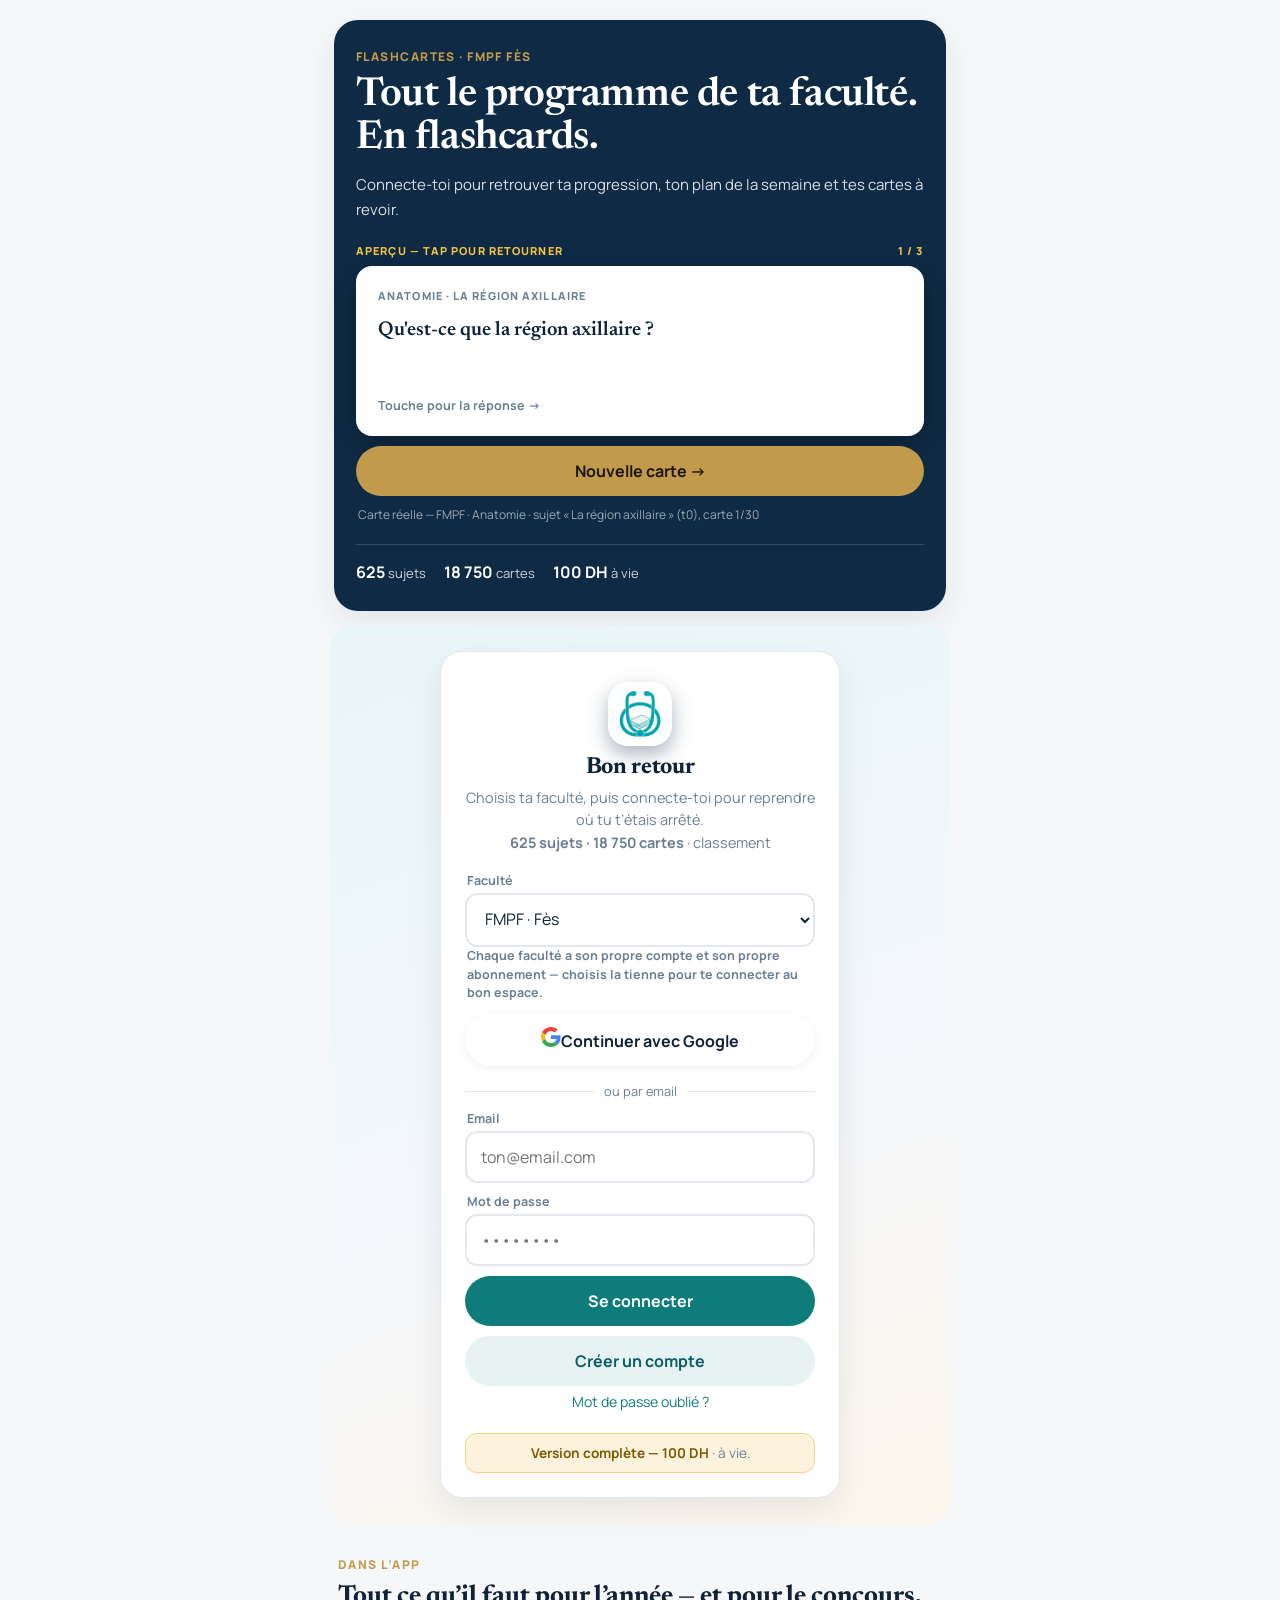
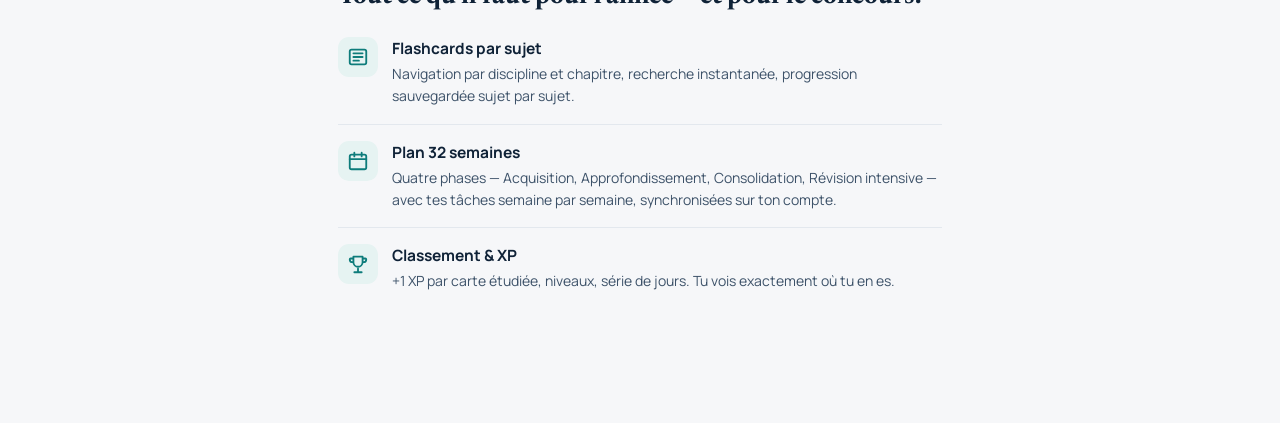
<file: index.html>
<!DOCTYPE html>
<html lang="fr">
<head>
<meta charset="UTF-8">
<meta name="viewport" content="width=device-width, initial-scale=1.0, viewport-fit=cover">
<meta name="theme-color" content="#0e2a44">
<title>Flashcards FMPF — Connexion</title>
<link rel="stylesheet" href="styles.css">
<link rel="manifest" href="manifest.json">
<link rel="icon" href="icon-512.png">
<link rel="apple-touch-icon" href="icon-192.png">
</head>
<body>
<div id="app"></div>
<script>
/* Vigie de demarrage : si l'app ne s'affiche pas (module bloque,
   navigateur trop ancien...), affiche un message d'aide au lieu d'une page blanche. */
(function () {
  var app = document.getElementById('app');
  if (!app) return;
  function card(title, body) {
    if (app.children.length) return;
    app.innerHTML =
      '<div style="min-height:70vh;display:flex;align-items:center;justify-content:center;padding:24px;font-family:-apple-system,Segoe UI,Roboto,Arial,sans-serif;">' +
      '<div style="max-width:420px;background:#fff;border-radius:16px;box-shadow:0 8px 24px rgba(14,124,134,.15);padding:28px 24px;text-align:center;color:#1c2733;">' +
      '<div style="margin-bottom:8px;color:#0e7c7b;display:flex;justify-content:center;"><svg width="36" height="36" viewBox="0 0 24 24" fill="none" stroke="currentColor" stroke-width="2" stroke-linecap="round" stroke-linejoin="round"><path d="M12 3 2.5 20h19L12 3z"/><path d="M12 10v4M12 17.5v.5"/></svg></div>' +
      '<h2 style="margin:0 0 8px;font-size:1.1rem;">' + title + '</h2>' +
      '<p style="margin:0;font-size:.92rem;line-height:1.6;color:#5b6b7c;">' + body + '</p></div></div>';
  }
  var noImportMap = !('supports' in HTMLScriptElement) || !HTMLScriptElement.supports('importmap');
  if (noImportMap) {
    card('Mets \u00e0 jour ton navigateur',
      'Cette app a besoin d\u2019un navigateur r\u00e9cent. Sur iPhone : R\u00e9glages \u2192 G\u00e9n\u00e9ral \u2192 Mise \u00e0 jour logicielle, ou ouvre ce lien dans Chrome.');
    return;
  }
  setTimeout(function () {
    card('La page n\u2019arrive pas \u00e0 charger',
      'V\u00e9rifie ta connexion internet, d\u00e9sactive ton bloqueur de pub pour ce site, puis recharge la page. Si \u00e7a persiste, ouvre le lien dans Chrome ou un Safari \u00e0 jour.');
  }, 9000);
})();
</script>
<div id="toast" class="toast" hidden></div>
<script type="module" src="js/login.js"></script>
<script>
if ('serviceWorker' in navigator) {
  window.addEventListener('load', () => {
    navigator.serviceWorker.register('sw.js').catch(() => {});
  });
}
</script>
</body>
</html>
</file>
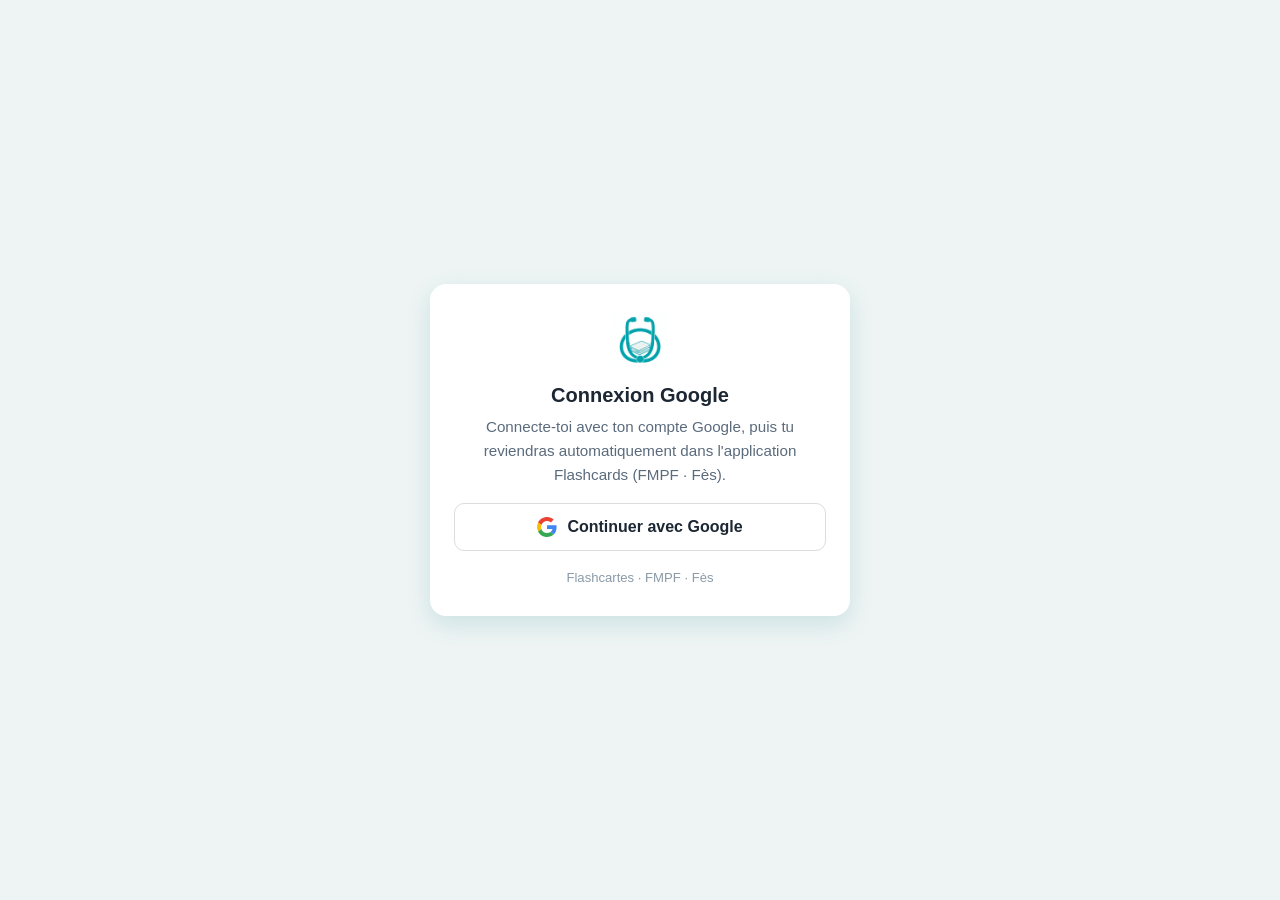
<file: auth-google.html>
<!DOCTYPE html>
<html lang="fr">
<head>
<meta charset="UTF-8">
<meta name="viewport" content="width=device-width, initial-scale=1.0, viewport-fit=cover">
<meta name="robots" content="noindex">
<meta name="theme-color" content="#0e2a44">
<title>Connexion Google — Flashcartes FMPF · Fès</title>
<link rel="icon" href="icon-512.png">
<style>
  * { box-sizing: border-box; }
  body { margin: 0; min-height: 100vh; display: flex; align-items: center; justify-content: center;
    padding: 24px; font-family: -apple-system, "Segoe UI", Roboto, Arial, sans-serif;
    background: #eef4f4; color: #1c2733; }
  .card { width: 100%; max-width: 420px; background: #fff; border-radius: 16px;
    box-shadow: 0 8px 24px rgba(14,124,134,.15); padding: 28px 24px; text-align: center; }
  .card img { width: 56px; height: 56px; }
  h1 { margin: 12px 0 8px; font-size: 1.25rem; }
  p { margin: 0 0 16px; font-size: .95rem; line-height: 1.6; color: #5b6b7c; }
  .btn { display: flex; align-items: center; justify-content: center; gap: 10px; width: 100%;
    padding: 13px 16px; border: 1px solid #dadce0; border-radius: 10px; background: #fff;
    font-size: 1rem; font-weight: 600; color: #1c2733; cursor: pointer; }
  .btn:disabled { opacity: .6; cursor: default; }
  .err { display: none; margin: 14px 0 0; padding: 10px 12px; border-radius: 8px;
    background: #fdecea; color: #b3261e; font-size: .9rem; text-align: left; }
  .note { margin: 16px 0 0; font-size: .82rem; color: #8a9aa8; }
  .fallback { display: none; margin-top: 16px; }
  .fallback a { color: #0e7c86; font-weight: 600; }
</style>
</head>
<body>
<div class="card">
  <img src="icon-512.png" alt="Flashcartes">
  <h1>Connexion Google</h1>
  <p>Connecte-toi avec ton compte Google, puis tu reviendras
     automatiquement dans l'application Flashcards (FMPF · Fès).</p>
  <button class="btn" id="gBtn" type="button">
    <svg viewBox="0 0 48 48" width="20" height="20" aria-hidden="true"><path fill="#EA4335" d="M24 9.5c3.54 0 6.71 1.22 9.21 3.6l6.85-6.85C35.9 2.38 30.47 0 24 0 14.62 0 6.51 5.38 2.56 13.22l7.98 6.19C12.43 13.72 17.74 9.5 24 9.5z"/><path fill="#4285F4" d="M46.98 24.55c0-1.57-.15-3.09-.38-4.55H24v9.02h12.94c-.58 2.96-2.26 5.48-4.78 7.18l7.73 6c4.51-4.18 7.09-10.36 7.09-17.65z"/><path fill="#FBBC05" d="M10.53 28.59c-.48-1.45-.76-2.99-.76-4.59s.27-3.14.76-4.59l-7.98-6.19C.92 16.46 0 20.12 0 24c0 3.88.92 7.54 2.56 10.78l7.97-6.19z"/><path fill="#34A853" d="M24 48c6.48 0 11.93-2.13 15.89-5.81l-7.73-6c-2.15 1.45-4.92 2.3-8.16 2.3-6.26 0-11.57-4.22-13.47-9.91l-7.98 6.19C6.51 42.62 14.62 48 24 48z"/></svg>
    <span>Continuer avec Google</span>
  </button>
  <div class="err" id="err"></div>
  <div class="fallback" id="fallback">
    <p>Si l'application ne s'est pas ouverte toute seule,
       <a id="backLink" href="#">touche ici pour y retourner</a>.</p>
  </div>
  <p class="note">Flashcartes · FMPF · Fès</p>
</div>
<script type="module">
import { initializeApp } from './vendor/firebase/firebase-app.js';
import { getAuth, GoogleAuthProvider, signInWithPopup } from './vendor/firebase/firebase-auth.js';
import { firebaseConfig } from './firebase-config.js';

/* Page d'auth Google pour l'APPLICATION Android : elle tourne dans le
   navigateur système (la WebView ne peut pas faire de OAuth Google).
   Après la connexion, elle renvoie le token Google à l'app via le lien
   flashcards://auth/google — MainActivity le transmet à la WebView. */
const params = new URLSearchParams(location.search);
const fac = params.get('fac') || 'fmpf';
const app = initializeApp(firebaseConfig);
const auth = getAuth(app);
const showErr = (m) => { const e = document.getElementById('err'); e.style.display = 'block'; e.textContent = m; };
const backToApp = (qs) => {
  const url = 'flashcards://auth/google?fac=' + encodeURIComponent(fac) + qs;
  document.getElementById('backLink').href = url;
  document.getElementById('fallback').style.display = 'block';
  location.href = url;
};
document.getElementById('gBtn').onclick = async () => {
  const btn = document.getElementById('gBtn');
  btn.disabled = true;
  try {
    const result = await signInWithPopup(auth, new GoogleAuthProvider());
    const cred = GoogleAuthProvider.credentialFromResult(result);
    const idToken = cred && cred.idToken;
    if (!idToken) throw new Error('no-id-token');
    backToApp('&token=' + encodeURIComponent(idToken));
  } catch (e) {
    const c = e.code || '';
    if (c.includes('popup-closed-by-user') || c.includes('cancelled-popup-request')) {
      backToApp('&error=cancelled');
    } else if (c.includes('account-exists-with-different-credential')) {
      backToApp('&error=account-exists');
    } else if (c.includes('popup-blocked')) {
      showErr('Le navigateur a bloqué la fenêtre Google — autorise les popups pour ce site puis réessaie.');
    } else {
      showErr('Connexion Google impossible : ' + (e.message || e));
    }
    btn.disabled = false;
  }
};
</script>
</body>
</html>
</file>
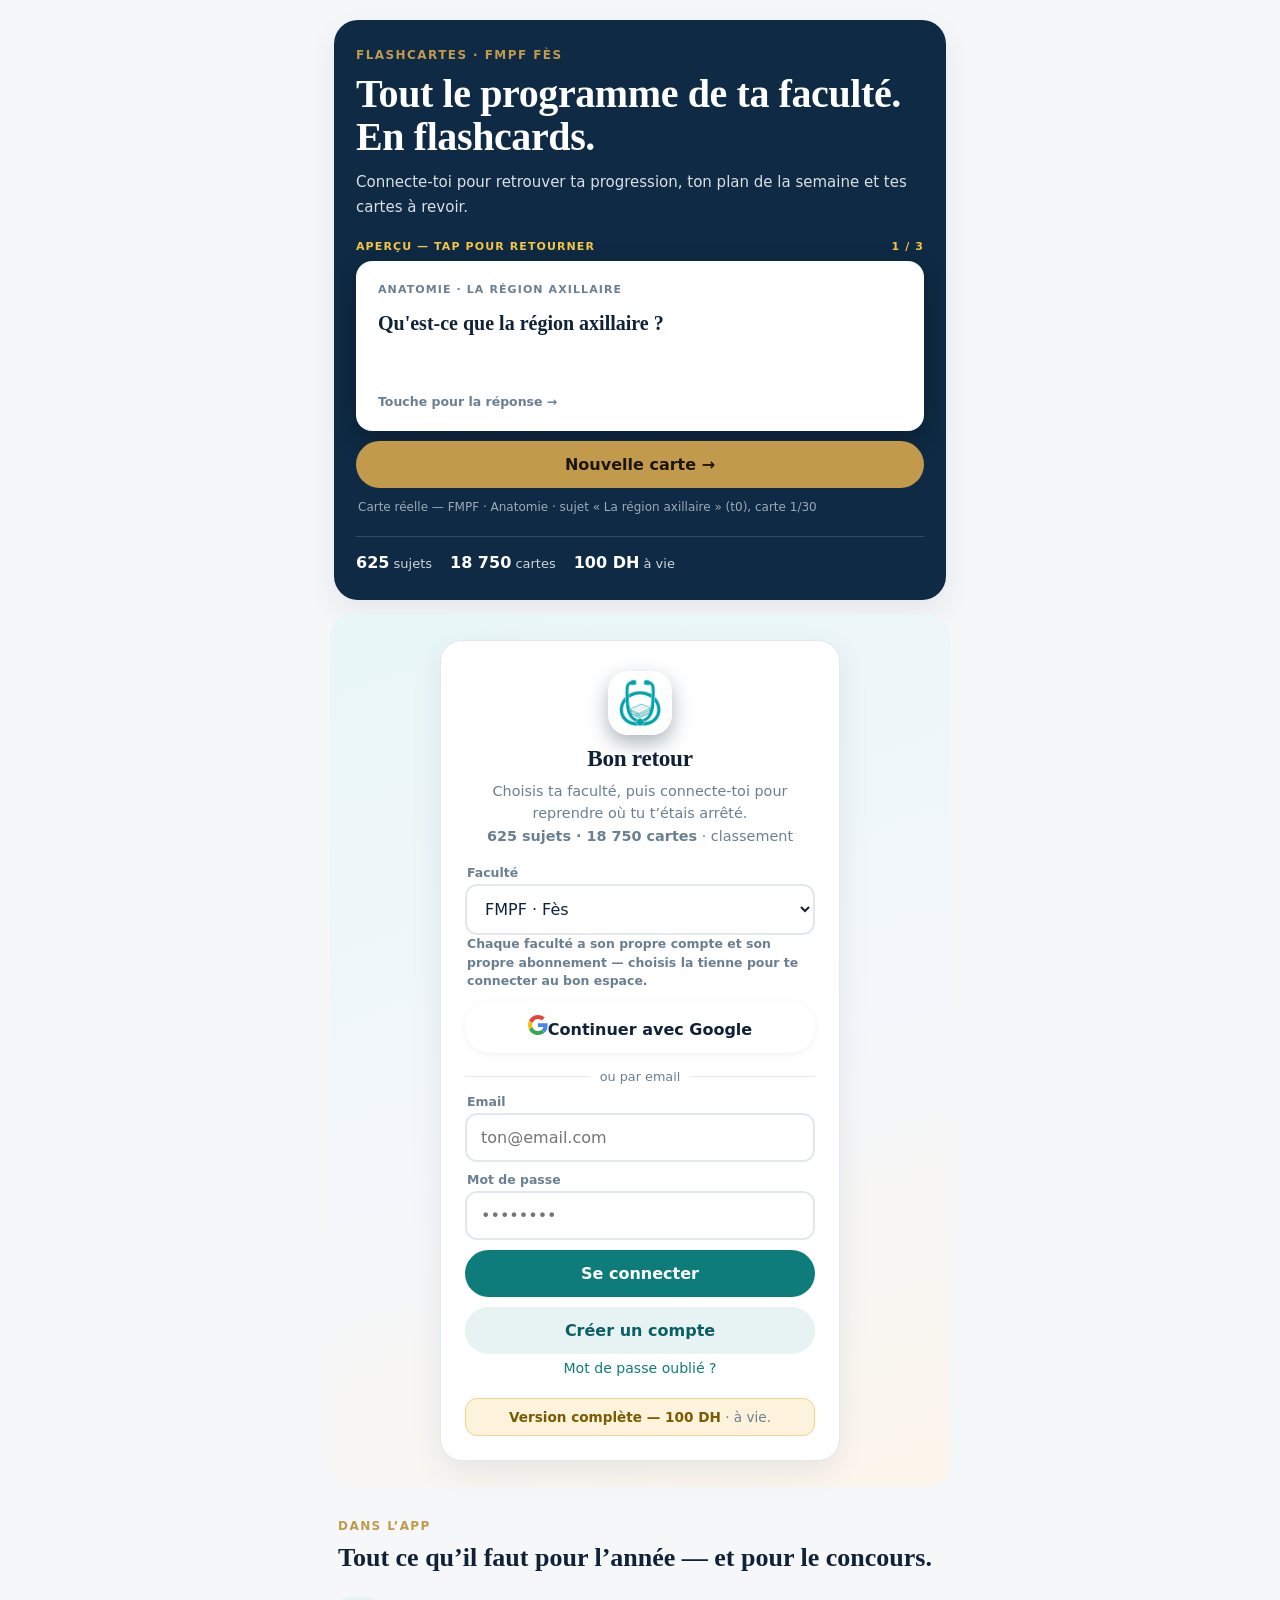
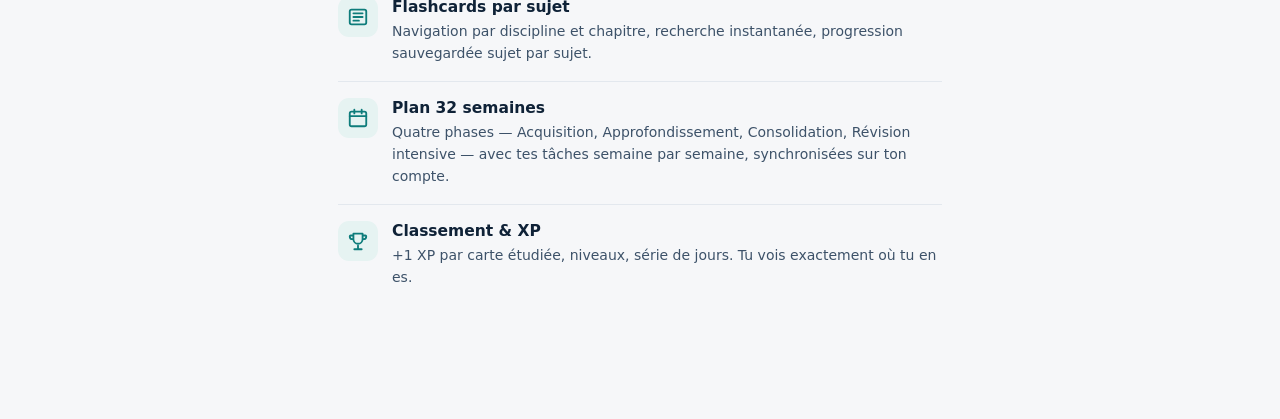
<file: discipline.html>
<!DOCTYPE html>
<html lang="fr">
<head>
<meta charset="UTF-8">
<meta name="viewport" content="width=device-width, initial-scale=1.0, viewport-fit=cover">
<meta name="theme-color" content="#0e2a44">
<title>Discipline — Flashcards FMPF</title>
<link rel="stylesheet" href="styles.css">
<link rel="manifest" href="manifest.json">
<link rel="icon" href="icon-512.png">
<link rel="apple-touch-icon" href="icon-192.png">
</head>
<body>
<div id="app"></div>
<script>
/* Vigie de demarrage : si l'app ne s'affiche pas (module bloque,
   navigateur trop ancien...), affiche un message d'aide au lieu d'une page blanche. */
(function () {
  var app = document.getElementById('app');
  if (!app) return;
  function card(title, body) {
    if (app.children.length) return;
    app.innerHTML =
      '<div style="min-height:70vh;display:flex;align-items:center;justify-content:center;padding:24px;font-family:-apple-system,Segoe UI,Roboto,Arial,sans-serif;">' +
      '<div style="max-width:420px;background:#fff;border-radius:16px;box-shadow:0 8px 24px rgba(14,124,134,.15);padding:28px 24px;text-align:center;color:#1c2733;">' +
      '<div style="margin-bottom:8px;color:#0e7c7b;display:flex;justify-content:center;"><svg width="36" height="36" viewBox="0 0 24 24" fill="none" stroke="currentColor" stroke-width="2" stroke-linecap="round" stroke-linejoin="round"><path d="M12 3 2.5 20h19L12 3z"/><path d="M12 10v4M12 17.5v.5"/></svg></div>' +
      '<h2 style="margin:0 0 8px;font-size:1.1rem;">' + title + '</h2>' +
      '<p style="margin:0;font-size:.92rem;line-height:1.6;color:#5b6b7c;">' + body + '</p></div></div>';
  }
  var noImportMap = !('supports' in HTMLScriptElement) || !HTMLScriptElement.supports('importmap');
  if (noImportMap) {
    card('Mets \u00e0 jour ton navigateur',
      'Cette app a besoin d\u2019un navigateur r\u00e9cent. Sur iPhone : R\u00e9glages \u2192 G\u00e9n\u00e9ral \u2192 Mise \u00e0 jour logicielle, ou ouvre ce lien dans Chrome.');
    return;
  }
  setTimeout(function () {
    card('La page n\u2019arrive pas \u00e0 charger',
      'V\u00e9rifie ta connexion internet, d\u00e9sactive ton bloqueur de pub pour ce site, puis recharge la page. Si \u00e7a persiste, ouvre le lien dans Chrome ou un Safari \u00e0 jour.');
  }, 9000);
})();
</script>
</div>
<div id="toast" class="toast" hidden></div>
<script type="module" src="js/discipline.js"></script>
<script>
if ('serviceWorker' in navigator) {
  window.addEventListener('load', () => {
    navigator.serviceWorker.register('sw.js').catch(() => {});
  });
}
</script>
</body>
</html>
</file>
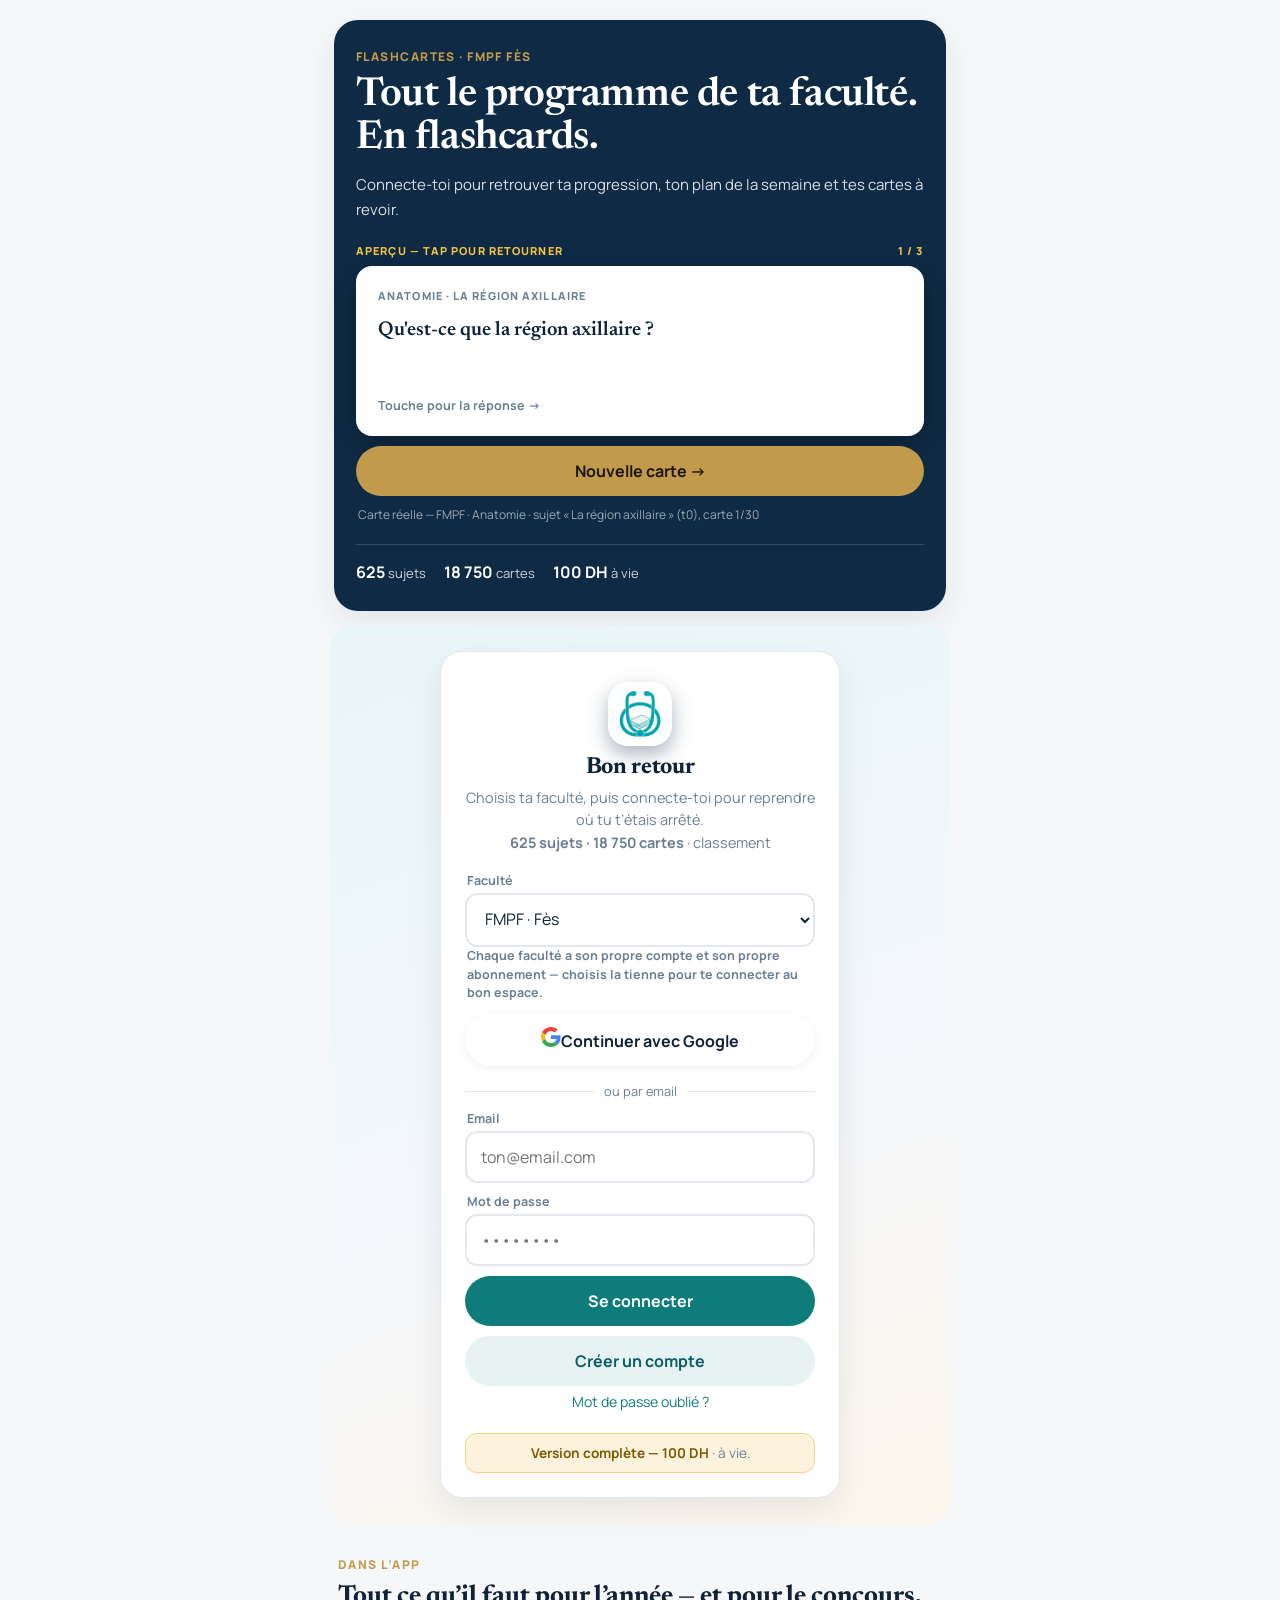
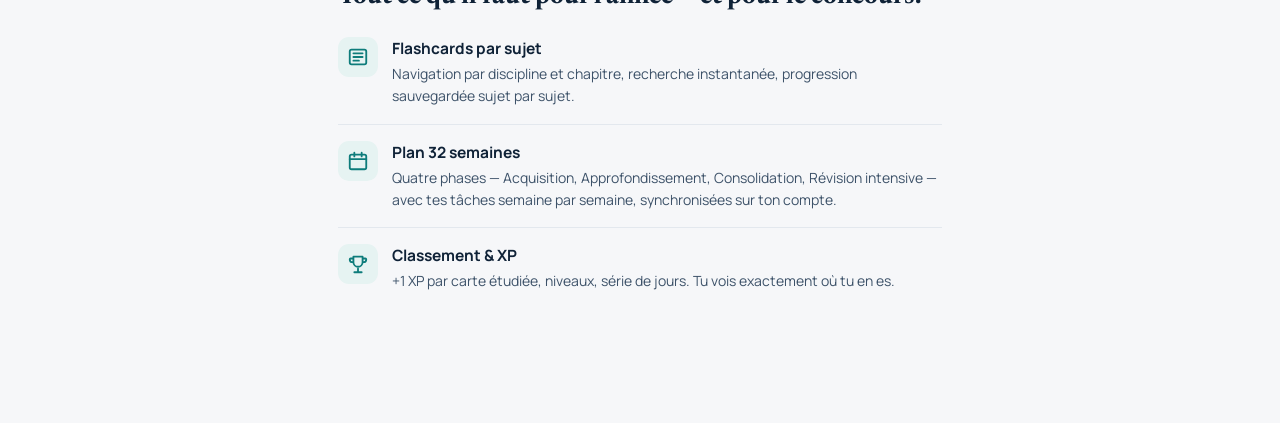
<file: home.html>
<!DOCTYPE html>
<html lang="fr">
<head>
<meta charset="UTF-8">
<meta name="viewport" content="width=device-width, initial-scale=1.0, viewport-fit=cover">
<meta name="theme-color" content="#0e2a44">
<title>Accueil — Flashcards FMPF</title>
<link rel="stylesheet" href="styles.css">
<link rel="manifest" href="manifest.json">
<link rel="icon" href="icon-512.png">
<link rel="apple-touch-icon" href="icon-192.png">
</head>
<body>
<div id="app"></div>
<script>
/* Vigie de demarrage : si l'app ne s'affiche pas (module bloque,
   navigateur trop ancien...), affiche un message d'aide au lieu d'une page blanche. */
(function () {
  var app = document.getElementById('app');
  if (!app) return;
  function card(title, body) {
    if (app.children.length) return;
    app.innerHTML =
      '<div style="min-height:70vh;display:flex;align-items:center;justify-content:center;padding:24px;font-family:-apple-system,Segoe UI,Roboto,Arial,sans-serif;">' +
      '<div style="max-width:420px;background:#fff;border-radius:16px;box-shadow:0 8px 24px rgba(14,124,134,.15);padding:28px 24px;text-align:center;color:#1c2733;">' +
      '<div style="margin-bottom:8px;color:#0e7c7b;display:flex;justify-content:center;"><svg width="36" height="36" viewBox="0 0 24 24" fill="none" stroke="currentColor" stroke-width="2" stroke-linecap="round" stroke-linejoin="round"><path d="M12 3 2.5 20h19L12 3z"/><path d="M12 10v4M12 17.5v.5"/></svg></div>' +
      '<h2 style="margin:0 0 8px;font-size:1.1rem;">' + title + '</h2>' +
      '<p style="margin:0;font-size:.92rem;line-height:1.6;color:#5b6b7c;">' + body + '</p></div></div>';
  }
  var noImportMap = !('supports' in HTMLScriptElement) || !HTMLScriptElement.supports('importmap');
  if (noImportMap) {
    card('Mets \u00e0 jour ton navigateur',
      'Cette app a besoin d\u2019un navigateur r\u00e9cent. Sur iPhone : R\u00e9glages \u2192 G\u00e9n\u00e9ral \u2192 Mise \u00e0 jour logicielle, ou ouvre ce lien dans Chrome.');
    return;
  }
  setTimeout(function () {
    card('La page n\u2019arrive pas \u00e0 charger',
      'V\u00e9rifie ta connexion internet, d\u00e9sactive ton bloqueur de pub pour ce site, puis recharge la page. Si \u00e7a persiste, ouvre le lien dans Chrome ou un Safari \u00e0 jour.');
  }, 9000);
})();
</script>
</div>
<div id="toast" class="toast" hidden></div>
<script type="module" src="js/home.js"></script>
<script type="module" src="js/atlas-promo.js"></script>
<script type="module" src="js/sr.js"></script>
<script>
if ('serviceWorker' in navigator) {
  window.addEventListener('load', () => {
    navigator.serviceWorker.register('sw.js').catch(() => {});
  });
}
</script>
</body>
</html>
</file>
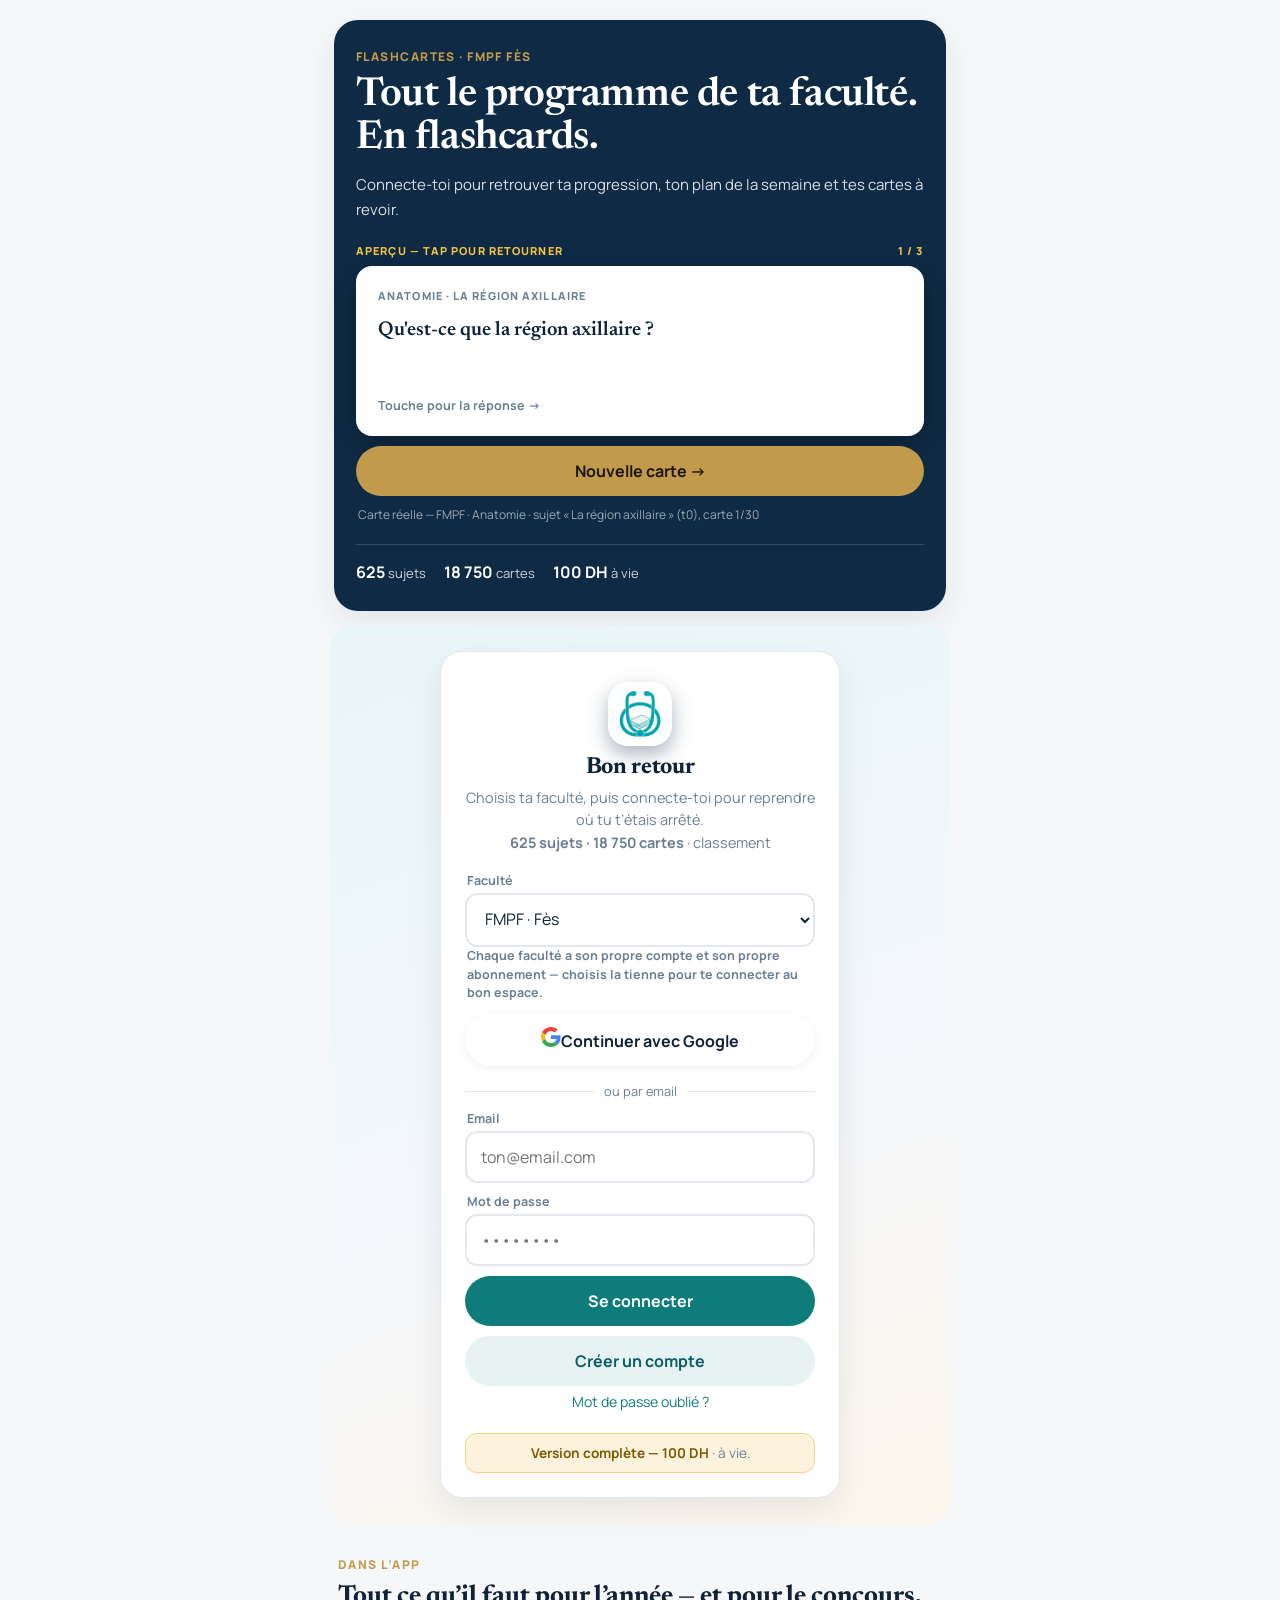
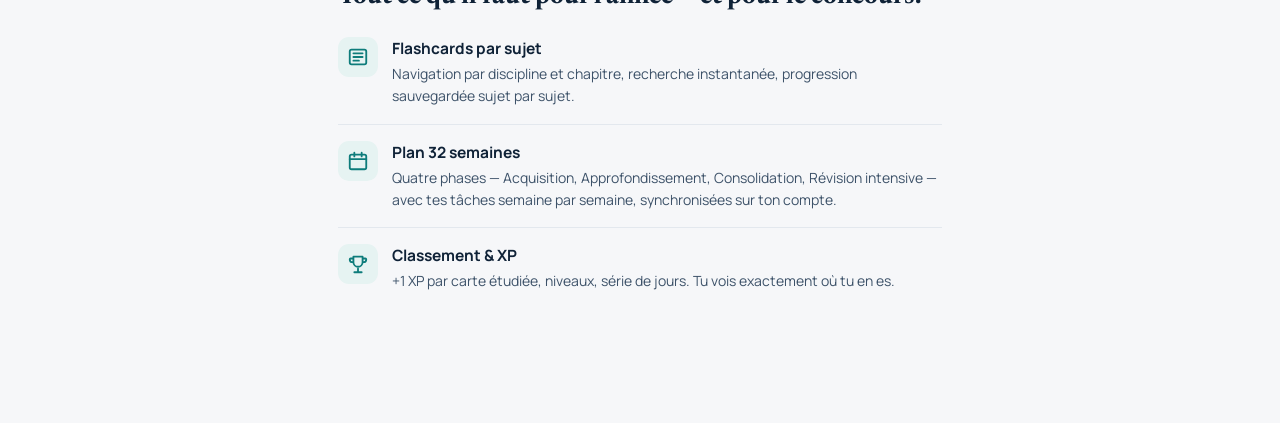
<file: profil.html>
<!DOCTYPE html>
<html lang="fr">
<head>
<meta charset="UTF-8">
<meta name="viewport" content="width=device-width, initial-scale=1.0, viewport-fit=cover">
<meta name="theme-color" content="#0e2a44">
<title>Profil — Flashcards FMPF</title>
<link rel="stylesheet" href="styles.css">
<link rel="manifest" href="manifest.json">
<link rel="icon" href="icon-512.png">
<link rel="apple-touch-icon" href="icon-192.png">
</head>
<body>
<div id="app"></div>
<script>
/* Vigie de demarrage : si l'app ne s'affiche pas (module bloque,
   navigateur trop ancien...), affiche un message d'aide au lieu d'une page blanche. */
(function () {
  var app = document.getElementById('app');
  if (!app) return;
  function card(title, body) {
    if (app.children.length) return;
    app.innerHTML =
      '<div style="min-height:70vh;display:flex;align-items:center;justify-content:center;padding:24px;font-family:-apple-system,Segoe UI,Roboto,Arial,sans-serif;">' +
      '<div style="max-width:420px;background:#fff;border-radius:16px;box-shadow:0 8px 24px rgba(14,124,134,.15);padding:28px 24px;text-align:center;color:#1c2733;">' +
      '<div style="margin-bottom:8px;color:#0e7c7b;display:flex;justify-content:center;"><svg width="36" height="36" viewBox="0 0 24 24" fill="none" stroke="currentColor" stroke-width="2" stroke-linecap="round" stroke-linejoin="round"><path d="M12 3 2.5 20h19L12 3z"/><path d="M12 10v4M12 17.5v.5"/></svg></div>' +
      '<h2 style="margin:0 0 8px;font-size:1.1rem;">' + title + '</h2>' +
      '<p style="margin:0;font-size:.92rem;line-height:1.6;color:#5b6b7c;">' + body + '</p></div></div>';
  }
  var noImportMap = !('supports' in HTMLScriptElement) || !HTMLScriptElement.supports('importmap');
  if (noImportMap) {
    card('Mets \u00e0 jour ton navigateur',
      'Cette app a besoin d\u2019un navigateur r\u00e9cent. Sur iPhone : R\u00e9glages \u2192 G\u00e9n\u00e9ral \u2192 Mise \u00e0 jour logicielle, ou ouvre ce lien dans Chrome.');
    return;
  }
  setTimeout(function () {
    card('La page n\u2019arrive pas \u00e0 charger',
      'V\u00e9rifie ta connexion internet, d\u00e9sactive ton bloqueur de pub pour ce site, puis recharge la page. Si \u00e7a persiste, ouvre le lien dans Chrome ou un Safari \u00e0 jour.');
  }, 9000);
})();
</script>
</div>
<div id="toast" class="toast" hidden></div>
<script type="module" src="js/profil.js"></script>
<script>
if ('serviceWorker' in navigator) {
  window.addEventListener('load', () => {
    navigator.serviceWorker.register('sw.js').catch(() => {});
  });
}
</script>
</body>
</html>
</file>
<file: styles.css>
/* ============================================================================
   Flashcards FMPF — Clean Premium (porté de l'aperçu approuvé 2026-10-26).
   Jetons : bg #f6f7f9, surface #fff, ink #0f2237, navy #0e2a44,
   teal #0e7c7b, gold #c19a4b, radius 18px.
   Polices : Manrope (UI) + Newsreader (titres / questions) — Google Fonts,
   avec replis système hors-ligne. Mode sombre : prefers-color-scheme.
   Règles anti-régression : icônes = SVG en ligne (jamais de glyphes de
   police — ils se coupent sur téléphone) ; les règles de rangée sont
   limitées aux enfants directs (ex. .feat-list > li) ; les cartes flip
   grandissent avec leur contenu (faces dans une même cellule de grille).
   ============================================================================ */
@import url('https://fonts.googleapis.com/css2?family=Manrope:wght@400;500;600;700;800&family=Newsreader:ital,opsz,wght@0,6..72,500;0,6..72,600;1,6..72,500&display=swap');

:root{
  --bg:#f6f7f9; --surface:#ffffff; --surface2:#eef1f4; --line:#e3e8ee;
  --ink:#0f2237; --ink2:#3d5269; --muted:#6b7f92;
  --navy:#0e2a44; --navy2:#12365a;
  --teal:#0e7c7b; --teal2:#0a5e5d; --teal-dark:#0a5f66; --teal-soft:#e6f3f2; --teal-light:#e0f2f4;
  --gold:#c19a4b; --gold-soft:#fdf3dc; --gold-bright:#f5c542;
  --green:#157a4c; --green-soft:#e6f4ec; --red:#c0392b; --red-soft:#fdecea;
  --radius:18px;
  --shadow:0 12px 32px rgba(14,42,68,.08);
  --shadow2:0 4px 14px rgba(14,42,68,.06);
}
@media (prefers-color-scheme: dark){
  :root{
    --bg:#0b1420; --surface:#121f31; --surface2:#18293f; --line:#24344c;
    --ink:#eef3f8; --ink2:#b9c9d9; --muted:#8aa0b5;
    /* --navy NE DOIT PAS basculer en clair en mode sombre : les cartes
       .hero/.today-card/.resume-card/.me-card ont un fond
       navy + texte blanc — avec --navy:#eaf1f8 le texte blanc devenait
       invisible sur fond pâle (bug Plan 2026-10-26). Navy reste #0e2a44. */
    --teal-dark:#7dd3d2; /* texte sarcelle clair sur fonds sombres en mode sombre */
    --teal-soft:#143636; --gold-soft:#2e2716; --red-soft:#3a1d1a; --green-soft:#173628;
    --teal-light:#143636;
    --shadow:0 12px 32px rgba(0,0,0,.35);
  }
}
*{box-sizing:border-box; -webkit-tap-highlight-color:transparent;}
html,body{margin:0;padding:0;}
body{
  font-family:Manrope,system-ui,-apple-system,"Segoe UI",Roboto,Arial,sans-serif;
  background:var(--bg); color:var(--ink);
  min-height:100vh; padding-bottom:86px;
  -webkit-font-smoothing:antialiased;
}
h1,h2,h3,.serif{font-family:Newsreader,Georgia,serif;}
#app{max-width:640px;margin:0 auto;padding:14px 14px 20px;}
a{color:var(--teal);}
img{max-width:100%;}

/* ---------- boot / login ---------- */
.boot{text-align:center;padding:70px 20px;color:var(--muted);}
.boot-logo{font-size:3.2rem;}
.boot-title{font-size:1.5rem;font-weight:800;color:var(--ink);margin-top:8px;}
.boot-sub{margin-top:6px;font-size:.9rem;}

/* Hero déconnecté (page de connexion) */
.hero{background:var(--navy);color:#fff;border-radius:24px;padding:28px 22px;margin:6px 0 0;
  box-shadow:var(--shadow);}
@media (prefers-color-scheme: dark){ .hero{background:#0e2a44;color:#fff;} }
/* Contraste mode sombre — cartes à fond navy + texte blanc : le fond
   doit rester navy sombre (comme .hero ci-dessus), sinon le texte blanc
   est invisible. Idem pour les verdicts : texte fixe sombre sur fond
   *-soft qui bascule en sombre en mode sombre → texte clair. */
@media (prefers-color-scheme: dark){
  .today-card,.resume-card,.me-card{background:#0e2a44;color:#fff;}
  .verdict.perfect{color:#7ddba8;} .verdict.partial{color:#f5c542;} .verdict.zero{color:#ff9a8a;}
  .reveal b{color:#f5c542;}
}
.hero-eyebrow{margin:0 0 10px;font-size:12px;font-weight:800;letter-spacing:.12em;text-transform:uppercase;color:var(--gold);}
.hero-title{margin:0;font-family:Newsreader,Georgia,serif;font-weight:600;font-size:clamp(30px,7.5vw,40px);line-height:1.08;letter-spacing:-.01em;color:#fff;}
.hero-sub{margin:12px 0 0;font-size:15px;line-height:1.65;color:rgba(255,255,255,.85);}
.hero-stats{display:flex;gap:18px;flex-wrap:wrap;margin-top:20px;padding-top:16px;border-top:1px solid rgba(255,255,255,.15);font-size:13px;color:rgba(255,255,255,.8);}
.hero-stats b{color:#fff;font-size:16px;}
.demo-flip{margin-top:20px;}
.demo-flip-head{display:flex;justify-content:space-between;font-size:11px;font-weight:800;letter-spacing:.1em;text-transform:uppercase;color:var(--gold-bright);margin-bottom:8px;}
.demo-card{background:#fff;color:#0f2237;border-radius:16px;padding:22px;cursor:pointer;
  display:grid;min-height:170px;box-shadow:0 8px 24px rgba(0,0,0,.25);user-select:none;}
.demo-face{grid-area:1/1;display:flex;flex-direction:column;}
.demo-face[hidden]{display:none;}
.demo-tag{font-size:11px;font-weight:800;letter-spacing:.1em;text-transform:uppercase;color:#6b7f92;}
.demo-q{font-family:Newsreader,Georgia,serif;font-weight:600;font-size:20px;line-height:1.3;margin:14px 0 8px;color:#0f2237;}
.demo-a{font-size:17px;line-height:1.55;margin:14px 0 8px;color:#0f2237;}
.demo-hint{margin-top:auto;font-size:12.5px;font-weight:700;color:#6b7f92;}
.demo-card.flipped{background:var(--teal);color:#fff;}
.demo-card.flipped .demo-tag,.demo-card.flipped .demo-a{color:#fff;}
.demo-card.flipped .demo-hint{color:rgba(255,255,255,.75);}
.demo-src{margin:10px 2px 0;font-size:12px;color:rgba(255,255,255,.6);line-height:1.5;}
.btn-gold{background:var(--gold);color:#1c1608;}
.btn-gold:active{background:#a8873c;}

.landing-feats{padding:32px 4px 8px;}
.landing-feats h2{font-size:26px;line-height:1.15;margin:0 0 8px;}
.feat-list{list-style:none;margin:0;padding:0;}
.feat-list > li{display:flex;gap:14px;padding:16px 0;border-bottom:1px solid var(--line);align-items:flex-start;}
.feat-list > li:last-child{border-bottom:none;}
.feat-ic{flex:none;width:40px;height:40px;border-radius:11px;background:var(--teal-soft);color:var(--teal);
  display:flex;align-items:center;justify-content:center;padding:0;border:0;}
.feat-ic img{width:30px;height:30px;object-fit:contain;background:#fff;border-radius:6px;}
.feat-list b{font-size:15.5px;}
.feat-list p{margin:4px 0 0;font-size:14px;line-height:1.6;color:var(--ink2);}

.login-wrap{
  min-height:60vh;display:flex;align-items:center;justify-content:center;
  background:linear-gradient(160deg,#e8f6f8 0%,#f4f7fb 55%,#fdf6ec 100%);
  border-radius:24px;padding:26px 16px;margin:14px -4px 0;
}
@media (prefers-color-scheme: dark){ .login-wrap{background:linear-gradient(160deg,#12283d 0%,#0b1420 60%,#1c1608 100%);} }
.login-card{background:var(--surface);border-radius:22px;padding:30px 24px 24px;width:100%;max-width:400px;
  box-shadow:var(--shadow);border:1px solid var(--line);}
.login-logo{width:64px;height:64px;margin:0 auto 10px;border-radius:20px;
  display:flex;align-items:center;justify-content:center;
  background:#fff;box-shadow:0 8px 20px rgba(14,42,68,.35);}
.login-logo img{width:56px;height:56px;object-fit:contain;border-radius:14px;display:block;}
.login-card h1{margin:0;text-align:center;font-size:1.45rem;letter-spacing:-.3px;font-family:Newsreader,Georgia,serif;}
.login-sub{text-align:center;color:var(--muted);font-size:.9rem;line-height:1.55;margin:8px 0 18px;}
.btn-google{background:var(--surface);color:var(--ink);border:1.5px solid var(--line);display:flex;align-items:center;
  justify-content:center;gap:10px;box-shadow:0 2px 8px rgba(0,0,0,.05);}
.btn-google:active{background:var(--surface2);}
.btn-google:disabled{opacity:.6;}
.fld{display:block;margin-top:10px;}
.fld > span{display:block;font-size:.78rem;font-weight:700;color:var(--muted);margin:0 2px 4px;}
.fld .input{margin-top:0;}
.fld-note{display:block;font-size:12.5px;font-weight:400;color:var(--muted);margin:6px 2px 0;line-height:1.5;}
.login-pro{margin-top:16px;text-align:center;font-size:.85rem;color:var(--muted);
  background:var(--gold-soft);border:1px solid #f0d488;border-radius:12px;padding:10px 12px;}
.login-pro b{color:#7a5b00;}
@media (prefers-color-scheme: dark){ .login-pro b{color:#f5c542;} }
.btn{display:block;width:100%;border:none;border-radius:999px;padding:14px;font:inherit;
  font-weight:700;font-size:1rem;cursor:pointer;margin-top:10px;}
.btn-primary{background:var(--teal);color:#fff;}
.btn-primary:active{background:var(--teal2);}
.btn-ghost{background:var(--teal-soft);color:var(--teal-dark);}
@media (prefers-color-scheme: dark){ .btn-ghost{color:var(--teal);} }
.btn-warn{background:#fff7e6;color:#7a5b00;border:2px solid var(--gold-bright);}
.input{width:100%;font:inherit;padding:13px 14px;border:2px solid var(--line);border-radius:12px;margin-top:8px;
  background:var(--surface);color:var(--ink);}
.input:focus{outline:none;border-color:var(--teal);}
select.input{appearance:auto;}
.hr{display:flex;align-items:center;gap:10px;color:var(--muted);font-size:.8rem;margin:16px 0 6px;}
.hr::before,.hr::after{content:"";flex:1;height:1px;background:var(--line);}
.err{background:var(--red-soft);color:var(--red);border-radius:10px;padding:10px 12px;font-size:.85rem;margin-top:10px;display:none;}
.linklike{background:none;border:none;color:var(--teal);font:inherit;font-size:.88rem;cursor:pointer;padding:6px 0;}

/* ---------- header / cards ---------- */
.topbar{display:flex;align-items:center;justify-content:space-between;margin:4px 2px 12px;}
.topbar h2{margin:0;font-size:1.2rem;}
.streak{background:var(--surface);border-radius:999px;padding:7px 14px;font-weight:800;font-size:.9rem;
  box-shadow:var(--shadow2);}
.xpbar{background:var(--surface);border-radius:var(--radius);padding:12px 14px;margin-bottom:12px;
  box-shadow:var(--shadow2);}
.xpbar .row{display:flex;justify-content:space-between;font-size:.82rem;color:var(--muted);margin-bottom:6px;}
.xpbar .row b{color:var(--ink);}
.track{height:8px;background:var(--surface2);border-radius:99px;overflow:hidden;}
.track > div{height:100%;background:linear-gradient(90deg,var(--teal),#19b3c0);border-radius:99px;transition:width .3s;}
.grid{display:grid;grid-template-columns:1fr 1fr;gap:10px;}
.disc{background:var(--surface);border-radius:var(--radius);padding:16px 14px;box-shadow:var(--shadow2);
  cursor:pointer;border:2px solid transparent;text-align:left;font:inherit;color:var(--ink);}
.disc:active{border-color:var(--teal);}
.disc .emoji{font-size:1.7rem;}
.disc h3{margin:8px 0 2px;font-size:.98rem;}
.disc small{color:var(--muted);font-size:.78rem;}
.disc .pbar{margin-top:10px;}
.chapter{margin:14px 2px 6px;font-size:.82rem;font-weight:800;color:var(--muted);text-transform:uppercase;letter-spacing:.5px;}
.topic{background:var(--surface);border-radius:12px;padding:13px 14px;margin-bottom:8px;display:flex;
  align-items:center;justify-content:space-between;gap:10px;cursor:pointer;box-shadow:var(--shadow2);
  border:none;width:100%;font:inherit;text-align:left;color:var(--ink);}
.topic .t{font-weight:600;font-size:.93rem;}
.topic .c{font-size:.75rem;color:var(--muted);margin-top:2px;}
.topic .pct{font-size:.78rem;font-weight:800;color:var(--teal);white-space:nowrap;}
.back{background:none;border:none;color:var(--teal);font:inherit;font-weight:700;cursor:pointer;padding:8px 0;font-size:.95rem;}

/* ---------- flip cards ---------- */
.progress-line{font-size:.82rem;color:var(--muted);margin:2px 2px 10px;display:flex;justify-content:space-between;}
.fcard{background:var(--surface);border-radius:20px;min-height:300px;display:grid;cursor:pointer;
  box-shadow:var(--shadow);user-select:none;padding:0;}
.fcard .fcard-face{grid-area:1/1;display:flex;flex-direction:column;justify-content:center;align-items:center;
  text-align:center;padding:28px 22px;}
.fcard .fcard-face[hidden]{display:none;}
.fcard .q{font-family:Newsreader,Georgia,serif;font-weight:600;font-size:1.35rem;line-height:1.35;}
.fcard .a{font-size:1.05rem;line-height:1.6;white-space:pre-line;}
.fcard .hint{margin-top:14px;font-size:.75rem;color:var(--muted);}
.fcard.flipped{background:var(--teal);color:#fff;}
.fcard.flipped .hint{color:rgba(255,255,255,.75);}
.fcard-nav{display:flex;gap:10px;margin-top:14px;}
.fcard-nav .btn{margin-top:0;}
.star-row{display:flex;justify-content:center;gap:10px;margin-top:10px;}
.iconbtn{background:var(--surface);border:2px solid var(--line);border-radius:999px;width:52px;height:52px;
  cursor:pointer;display:flex;align-items:center;justify-content:center;color:var(--ink);}
.iconbtn.on{border-color:var(--gold);background:var(--gold-soft);}
.demo-note{background:var(--gold-soft);border:2px solid var(--gold-bright);border-radius:12px;padding:12px 14px;
  font-size:.85rem;color:#7a5b00;margin-bottom:12px;line-height:1.5;}
@media (prefers-color-scheme: dark){ .demo-note{color:#f5c542;} }

/* ---------- lock / paywall ---------- */
.lock{background:var(--surface);border-radius:20px;padding:30px 22px;text-align:center;
  box-shadow:var(--shadow);margin-top:20px;}
.lock .big{font-size:3rem;}
.lock h2{margin:10px 0 6px;}
.lock p{color:var(--muted);font-size:.92rem;line-height:1.6;}
.code-row{display:flex;gap:8px;margin-top:12px;}
.code-row .input{margin-top:0;font-family:monospace;text-transform:uppercase;}

/* ---------- MCQ ---------- */
.mcq-setup{background:var(--surface);border-radius:var(--radius);padding:18px;box-shadow:var(--shadow2);}
.opt{display:block;width:100%;text-align:left;background:var(--surface);border:2px solid var(--line);
  border-radius:12px;padding:14px;font:inherit;font-size:.95rem;margin-bottom:10px;cursor:pointer;line-height:1.45;color:var(--ink);}
.opt.correct{border-color:var(--green);background:var(--green-soft);}
.opt.wrong{border-color:var(--red);background:var(--red-soft);}
.opt:disabled{cursor:default;opacity:.95;}
.opt .letter{display:inline-block;width:26px;height:26px;border-radius:50%;background:var(--teal-soft);
  color:var(--teal-dark);font-weight:800;font-size:.8rem;text-align:center;line-height:26px;margin-right:10px;}
.mcq-q{background:var(--surface);border-radius:var(--radius);padding:20px 18px;margin-bottom:14px;
  font-size:1.05rem;font-weight:700;line-height:1.55;box-shadow:var(--shadow2);}
.mcq-explain{background:#eef6ff;border-radius:12px;padding:12px 14px;font-size:.88rem;margin:12px 0;line-height:1.55;}
@media (prefers-color-scheme: dark){ .mcq-explain{background:#12283d;} }
.result{background:var(--surface);border-radius:20px;padding:28px 22px;text-align:center;
  box-shadow:var(--shadow);margin-top:16px;}
.result .score{font-size:2.6rem;font-weight:800;color:var(--teal);}
.quizpick{display:grid;grid-template-columns:1fr 1fr;gap:10px;margin-top:12px;}

/* ---------- leaderboard ---------- */
.tabs{display:flex;gap:8px;margin-bottom:12px;}
.tabs button{flex:1;border:none;border-radius:999px;padding:10px;font:inherit;font-weight:700;
  background:var(--teal-soft);color:var(--teal-dark);cursor:pointer;font-size:.88rem;}
.tabs button.on{background:var(--teal);color:#fff;}
.lb-row{display:flex;align-items:center;gap:12px;background:var(--surface);border-radius:12px;
  padding:11px 14px;margin-bottom:8px;box-shadow:var(--shadow2);}
.lb-row.me{border:2px solid var(--teal);}
.lb-rank{font-weight:800;width:30px;text-align:center;font-size:1rem;}
.lb-name{flex:1;font-weight:600;font-size:.92rem;}
.lb-xp{font-weight:800;color:var(--teal);font-size:.9rem;white-space:nowrap;}
.avatar{width:34px;height:34px;border-radius:50%;background:var(--teal-soft);display:flex;
  align-items:center;justify-content:center;font-weight:800;color:var(--teal-dark);overflow:hidden;flex:none;}
.avatar img{width:100%;height:100%;object-fit:cover;}

/* ---------- plan ---------- */
.week{background:var(--surface);border-radius:var(--radius);padding:16px;margin-bottom:10px;
  box-shadow:var(--shadow2);}
.week-head{display:flex;justify-content:space-between;align-items:center;cursor:pointer;
  background:none;border:none;width:100%;font:inherit;text-align:left;padding:0;color:var(--ink);}
.week-head h3{margin:0;font-size:.98rem;}
.week-head small{color:var(--muted);}
.phase{display:inline-block;font-size:.7rem;font-weight:800;background:var(--teal-soft);
  color:var(--teal-dark);border-radius:99px;padding:3px 10px;margin-bottom:8px;}
.task{display:flex;gap:10px;align-items:flex-start;padding:9px 0;border-top:1px solid var(--line);
  font-size:.9rem;line-height:1.5;cursor:pointer;}
.task input{width:20px;height:20px;margin-top:2px;accent-color:var(--teal);flex:none;}
.task.done span{text-decoration:line-through;color:var(--muted);}

/* ---------- profile ---------- */
.kv{background:var(--surface);border-radius:var(--radius);padding:16px;margin-bottom:10px;
  box-shadow:var(--shadow2);font-size:.92rem;}
.kv .r{display:flex;justify-content:space-between;padding:7px 0;border-bottom:1px solid var(--line);}
.kv .r:last-child{border-bottom:none;}
.kv .k{color:var(--muted);}
.kv .v{font-weight:700;}
.badge{display:inline-block;background:linear-gradient(135deg,#f5c542,#e8a91c);color:#5c430a;
  font-weight:800;font-size:.75rem;border-radius:99px;padding:4px 12px;}

/* ---------- MCQ multi-réponses ---------- */
.mopt{display:flex;align-items:flex-start;gap:10px;width:100%;text-align:left;background:var(--surface);
  border:2px solid var(--line);border-radius:12px;padding:13px 14px;font:inherit;font-size:.95rem;
  margin-bottom:10px;cursor:pointer;line-height:1.45;color:var(--ink);}
.mopt .mbox{flex:none;width:24px;height:24px;border-radius:7px;border:2px solid #b9cdd9;margin-top:1px;
  display:flex;align-items:center;justify-content:center;font-size:.85rem;color:#fff;background:var(--surface);
  transition:all .15s;}
.mopt .letter{display:inline-block;width:26px;height:26px;flex:none;border-radius:50%;background:var(--teal-soft);
  color:var(--teal-dark);font-weight:800;font-size:.8rem;text-align:center;line-height:26px;margin-top:0;}
.mopt.sel{border-color:var(--teal);background:var(--teal-soft);}
.mopt.sel .mbox{background:var(--teal);border-color:var(--teal);}
.mopt.sel .mbox::after{content:"✓";}
.mopt.good{border-color:var(--green);background:var(--green-soft);}
.mopt.good .mbox{background:var(--green);border-color:var(--green);}
.mopt.good .mbox::after{content:"✓";}
.mopt.bad{border-color:var(--red);background:var(--red-soft);}
.mopt.bad .mbox{background:var(--red);border-color:var(--red);}
.mopt.bad .mbox::after{content:"✕";}
.mopt.missed{border-color:var(--gold);background:var(--gold-soft);}
.mopt.missed .mbox{border-color:var(--gold);}
.mopt:disabled{cursor:default;}
.mopt .obody{flex:1;}
.mexp{font-size:.83rem;color:var(--muted);margin-top:8px;padding-top:8px;border-top:1px dashed var(--line);line-height:1.55;}
.mexp b{color:var(--ink);}
.confirmbar{position:sticky;bottom:86px;margin:14px -4px 0;padding:10px 4px;
  background:linear-gradient(transparent,var(--bg) 40%);}
.qcm-count{display:grid;grid-template-columns:1fr 1fr;gap:10px;margin-top:12px;}
.qcm-count .btn{margin-top:0;}
.verdict{display:flex;align-items:center;gap:10px;border-radius:12px;padding:12px 14px;
  font-size:.92rem;font-weight:700;margin-bottom:12px;line-height:1.5;}
.verdict.perfect{background:var(--green-soft);color:#146c43;}
.verdict.partial{background:var(--gold-soft);color:#7a5b00;}
.verdict.zero{background:var(--red-soft);color:#a02c2c;}

/* ---------- tabbar / toast ---------- */
.tabbar{position:fixed;bottom:0;left:0;right:0;background:var(--surface);border-top:1px solid var(--line);
  display:flex;z-index:50;padding:6px 4px calc(8px + env(safe-area-inset-bottom));}
.tabbar > button,.tabbar > a{flex:1;background:none;border:none;cursor:pointer;color:#9fb0bd;
  display:flex;flex-direction:column;align-items:center;gap:2px;font:inherit;text-decoration:none;}
.tabbar > button span,.tabbar > a span{font-size:.62rem;font-weight:700;}
.tabbar > button.on,.tabbar > a.on{color:var(--teal);}
.tabbar .bic{height:24px;display:flex;align-items:center;justify-content:center;}
.tabbar .bic svg{width:21px;height:21px;}
.tabbar img.tablogo{width:22px;height:22px;object-fit:contain;background:#fff;border-radius:5px;}
.toast{position:fixed;bottom:96px;left:50%;transform:translateX(-50%);background:#1c2733;color:#fff;
  padding:12px 20px;border-radius:999px;font-size:.88rem;z-index:99;box-shadow:0 6px 20px rgba(0,0,0,.25);
  max-width:90vw;text-align:center;}
.empty{text-align:center;color:var(--muted);padding:40px 20px;font-size:.92rem;line-height:1.6;}
/* ---------- UM6SS ---------- */
.um6ss-head{display:flex;align-items:center;gap:12px;margin:6px 0 2px;}
.um6ss-head img{width:52px;height:52px;object-fit:contain;background:#fff;border-radius:14px;padding:6px;border:1px solid var(--line);}
.um6ss-tabs{display:flex;gap:8px;margin:12px 0;}
.um6ss-tabs button{flex:1;border:2px solid var(--teal-soft);background:var(--surface);border-radius:12px;padding:12px 8px;
  font:inherit;font-weight:700;font-size:.92rem;color:var(--teal-dark);cursor:pointer;}
.um6ss-tabs button.on{background:var(--teal);border-color:var(--teal);color:#fff;}
.case-card{display:block;background:var(--surface);border:2px solid var(--teal-soft);border-radius:14px;padding:14px;margin:10px 0;
  text-decoration:none;color:inherit;}
.case-card h3{margin:0 0 6px;font-size:1rem;}
.case-card p{margin:0;font-size:.85rem;color:var(--muted);line-height:1.5;}
.case-card .meta{display:flex;gap:8px;margin-top:8px;font-size:.78rem;color:var(--teal-dark);font-weight:700;flex-wrap:wrap;}
.scenario{background:var(--teal-soft);border-left:4px solid var(--teal);border-radius:0 12px 12px 0;padding:12px 14px;
  font-size:.9rem;line-height:1.65;margin:12px 0;}
.reveal{background:var(--gold-soft);border:1px solid #f0d98c;border-radius:12px;padding:12px 14px;
  font-size:.88rem;line-height:1.6;margin:12px 0;}
.reveal b{color:#8a6d1a;}
.q-step{font-size:.78rem;font-weight:700;color:var(--teal-dark);letter-spacing:.4px;margin:14px 0 4px;}
.small{font-size:.8rem;color:var(--muted);line-height:1.55;}
.mt{margin-top:14px;}

/* ---------- accueil v2 : pilules + recherche + cartes sujets ---------- */
.searchbar{position:sticky;top:0;z-index:5;background:var(--bg);padding:8px 0 10px;}
.searchbar input{width:100%;font:inherit;padding:12px 18px;border:2px solid var(--line);border-radius:999px;background:var(--surface);color:var(--ink);}
.searchbar input:focus{outline:none;border-color:var(--teal);}
.pills{display:flex;gap:8px;overflow-x:auto;padding:2px 2px 10px;scrollbar-width:none;-webkit-overflow-scrolling:touch;}
.pills::-webkit-scrollbar{display:none;}
.pill{flex:none;background:var(--surface);border:2px solid var(--line);border-radius:999px;padding:10px 16px;
  font:inherit;font-weight:700;font-size:.88rem;color:var(--ink);cursor:pointer;white-space:nowrap;}
.pill span{font-weight:400;color:var(--muted);font-size:.78rem;margin-left:3px;}
.pill.on{background:var(--teal);border-color:var(--teal);color:#fff;}
.pill.on span{color:#d7eef0;}
.disc-sub{text-align:center;color:var(--muted);font-size:.85rem;margin:2px 0 4px;}
.chap{margin:16px 2px 8px;font-size:.78rem;font-weight:800;color:var(--teal);
  text-transform:uppercase;letter-spacing:1.4px;}
.tcard{background:var(--surface);border-radius:20px;padding:18px 16px;box-shadow:var(--shadow2);
  text-decoration:none;color:inherit;display:block;}
.tcard:active{transform:scale(.98);}
.tcard .tt{font-weight:800;font-size:1.02rem;line-height:1.28;}
.tcard .tc{color:var(--muted);font-size:.83rem;margin-top:5px;}
.tcard .go{color:var(--teal);font-weight:700;margin-top:10px;font-size:.92rem;}
.patho-banner{display:flex;align-items:center;justify-content:space-between;background:var(--surface);
  border-radius:var(--radius);padding:14px 16px;margin-top:14px;box-shadow:var(--shadow2);
  text-decoration:none;color:inherit;}
.patho-banner small{color:var(--muted);display:block;font-size:.75rem;margin-top:2px;}
.patho-banner .go{color:var(--teal);font-weight:700;white-space:nowrap;}

/* ---------- Clean Premium — écrans connectés (v41) ---------- */
/* Icône SVG dans les titres / puces : taille fixe, centrée, jamais de glyphe. */
.hic{display:inline-flex;align-items:center;justify-content:center;width:22px;height:22px;vertical-align:-5px;margin-right:6px;color:var(--teal);}
.hic svg{width:20px;height:20px;}
.big-ic .hic{width:52px;height:52px;margin:0;color:var(--teal);}
.big-ic .hic svg{width:48px;height:48px;}
.lock .big .hic{width:52px;height:52px;color:var(--teal);}
.lock .big .hic svg{width:48px;height:48px;}

/* En-tête accueil : salutation + série + XP (remplis dès le cache local). */
.hello-sub{color:var(--muted);font-size:.88rem;margin:-8px 2px 12px;}
.streak{display:inline-flex;align-items:center;gap:6px;}
.streak .hic{width:16px;height:16px;margin:0;color:#e07b39;}
.streak .hic svg{width:15px;height:15px;}
.xpbar .row span b{color:var(--teal);}

/* Carte « Reprendre » */
.resume-card{display:flex;align-items:center;gap:12px;background:var(--navy);color:#fff;
  border-radius:var(--radius);padding:16px;margin-bottom:14px;box-shadow:var(--shadow);}
.resume-card .rc-txt{flex:1;min-width:0;}
.resume-card .rc-eyebrow{font-size:.68rem;font-weight:800;letter-spacing:.12em;text-transform:uppercase;color:var(--gold-bright);}
.resume-card .rc-title{font-weight:800;font-size:1rem;margin-top:4px;line-height:1.3;}
.resume-card .rc-sub{font-size:.82rem;color:rgba(255,255,255,.75);margin-top:3px;}
.resume-card .btn{width:auto;margin:0;flex:none;padding:11px 16px;font-size:.9rem;}

/* Recherche avec icône SVG */
.searchbar{position:relative;}
.searchbar .hic{position:absolute;left:16px;top:50%;transform:translateY(-50%);width:18px;height:18px;margin:0;color:var(--muted);pointer-events:none;}
.searchbar .hic svg{width:17px;height:17px;}
.searchbar input{padding-left:42px;}

/* Pilules : la dernière (Biologie…) ne doit jamais être coupée au bord droit. */
.pills{padding:2px 18px 10px 2px;scroll-padding-right:18px;}
.pills::after{content:"";flex:none;width:4px;}
.pill.on{box-shadow:0 4px 12px rgba(14,124,123,.3);}

/* Cartes sujets : hauteurs égales, anneau de progression, pied aligné en bas. */
.grid{align-items:stretch;}
.tcard{display:flex;flex-direction:column;height:100%;}
.tcard .tt{font-weight:800;font-size:1.02rem;line-height:1.28;}
.tcard .tc{color:var(--muted);font-size:.83rem;margin-top:5px;}
.tcard .tfoot{display:flex;align-items:center;justify-content:space-between;gap:10px;margin-top:auto;padding-top:12px;}
.tcard .go{color:var(--teal);font-weight:800;font-size:.92rem;margin:0;white-space:nowrap;}
.ring{width:44px;height:44px;flex:none;}
.tcard .ring{width:40px;height:40px;}
.disc-ic{display:inline-flex;align-items:center;justify-content:center;width:34px;height:34px;border-radius:10px;
  background:var(--teal-soft);color:var(--teal);flex:none;}
.disc-ic svg{width:19px;height:19px;}
.topic .disc-ic{margin-right:2px;}
.topic .tmain{flex:1;min-width:0;}

/* Podium classement */
.podium{display:grid;grid-template-columns:1fr 1fr 1fr;gap:8px;margin:14px 0;}
.podium .pod{background:var(--surface);border-radius:var(--radius);padding:16px 8px 14px;text-align:center;box-shadow:var(--shadow2);}
.podium .pod.first{border:2px solid var(--gold);order:2;}
.podium .pod.second{order:1;}
.podium .pod.third{order:3;}
.podium .medal{width:44px;height:44px;border-radius:50%;margin:0 auto 8px;display:flex;align-items:center;justify-content:center;
  font-weight:800;font-size:1.05rem;color:#fff;background:#8a97a5;}
.podium .pod.first .medal{background:linear-gradient(135deg,#f5c542,#c19a4b);}
.podium .pod.second .medal{background:linear-gradient(135deg,#cfd8e3,#8a97a5);}
.podium .pod.third .medal{background:linear-gradient(135deg,#e0a878,#a5673a);}
.podium .pod b{display:block;font-size:.9rem;line-height:1.25;word-break:break-word;}
.podium .pod span{font-size:.78rem;color:var(--muted);font-weight:700;}
.me-card{background:var(--navy);color:#fff;border-radius:var(--radius);padding:16px;margin-bottom:12px;box-shadow:var(--shadow);}
.me-card .eyebrow{font-size:.68rem;font-weight:800;letter-spacing:.12em;text-transform:uppercase;color:var(--gold-bright);}
.me-card .rank-big{font-family:Newsreader,Georgia,serif;font-size:2rem;line-height:1.1;margin-top:6px;}
.me-card p{margin:6px 0 0;font-size:.88rem;color:rgba(255,255,255,.8);line-height:1.55;}

/* Minuteur QCM / UM6SS */
.timer-chip{display:inline-flex;align-items:center;gap:6px;background:var(--surface);border:1px solid var(--line);
  border-radius:999px;padding:6px 12px;font-weight:800;font-size:.88rem;font-variant-numeric:tabular-nums;}
.timer-chip .hic{width:16px;height:16px;margin:0;color:var(--teal);}
.timer-chip .hic svg{width:15px;height:15px;}
.timer-chip.low{color:var(--red);border-color:var(--red);}

/* Plan : carte « Aujourd'hui » + phases */
.today-card{background:var(--navy);color:#fff;border-radius:var(--radius);padding:18px;margin-bottom:14px;box-shadow:var(--shadow);}
.today-card .eyebrow{font-size:.68rem;font-weight:800;letter-spacing:.12em;text-transform:uppercase;color:var(--gold-bright);}
.today-card h3{margin:6px 0 4px;font-size:1.05rem;color:#fff;}
.today-card p{margin:0 0 10px;font-size:.88rem;color:rgba(255,255,255,.8);line-height:1.55;}
.today-card .today-tasks{list-style:none;margin:0;padding:0;}
.today-card .today-tasks li{display:flex;gap:10px;align-items:flex-start;padding:8px 0;border-top:1px solid rgba(255,255,255,.15);font-size:.9rem;line-height:1.5;}
.today-card .today-tasks li.done span{text-decoration:line-through;opacity:.6;}
.today-card input{width:20px;height:20px;margin-top:2px;accent-color:var(--gold-bright);flex:none;}
.phase-chips{display:flex;gap:8px;overflow-x:auto;padding:2px 18px 10px 2px;scrollbar-width:none;}
.phase-chips::-webkit-scrollbar{display:none;}
.week-head .chev{flex:none;width:20px;height:20px;color:var(--muted);transition:transform .2s;display:flex;align-items:center;justify-content:center;}
.week-head .chev svg{width:18px;height:18px;}
.week.open .week-head .chev{transform:rotate(180deg);}

/* Profil : pastille Pro, avatar initiales */
.pro-hero{display:flex;gap:14px;align-items:center;background:var(--surface);border-radius:var(--radius);
  padding:18px;margin-bottom:10px;box-shadow:var(--shadow2);}
.pro-hero .avatar-big{width:56px;height:56px;border-radius:50%;background:var(--teal);color:#fff;
  display:flex;align-items:center;justify-content:center;font-weight:800;font-size:1.4rem;flex:none;}
.pro-hero b{font-size:1.05rem;}
.pro-hero .sub{color:var(--muted);font-size:.83rem;margin-top:3px;}
.ref-card{background:var(--gold-soft);border:1px solid #f0d488;border-radius:var(--radius);padding:16px;margin-bottom:10px;}
@media (prefers-color-scheme: dark){ .ref-card{border-color:#6b5518;} }
.ref-card h3{margin:0 0 4px;font-size:1rem;}
.ref-card p{margin:0;font-size:.88rem;color:var(--ink2);line-height:1.55;}
.formula-grid{display:grid;grid-template-columns:1fr 1fr;gap:10px;margin:12px 0;}
.formula{border:2px solid var(--line);border-radius:14px;padding:14px;text-align:center;background:var(--surface);}
.formula.hot{border-color:var(--teal);}
.formula .f-ic{width:40px;height:40px;margin:0 auto 8px;border-radius:12px;background:var(--teal-soft);color:var(--teal);
  display:flex;align-items:center;justify-content:center;}
.formula .f-ic svg{width:22px;height:22px;}
.formula b{display:block;font-size:.95rem;}
.formula .small{margin-top:4px;}

/* UM6SS : pastille initiale par épreuve */
.um-subj{display:flex;gap:12px;align-items:flex-start;}
.um-subj .disc-ic{width:44px;height:44px;border-radius:12px;font-weight:800;font-size:1.05rem;}
.um-subj .um-body{flex:1;min-width:0;}
.case-card h3{font-size:1rem;line-height:1.35;}

/* Pathologies (aucun style dédié jusque-là) */
.patho-search{margin:10px 0;}
.fiche-list a{display:block;background:var(--surface);border-radius:12px;padding:12px 14px;margin-bottom:8px;
  text-decoration:none;color:var(--ink);box-shadow:var(--shadow2);font-weight:600;font-size:.92rem;line-height:1.4;}
.fiche-list a small{color:var(--muted);font-weight:400;}
.fiche-list .fcard-row{border:1px solid var(--line);border-radius:10px;padding:10px;margin-bottom:8px;background:var(--surface);}
.fiche-def{background:var(--surface);border-radius:var(--radius);padding:16px;margin:10px 0;box-shadow:var(--shadow2);
  font-size:.95rem;line-height:1.6;}
.fsec{background:var(--surface);border-radius:12px;margin-bottom:8px;box-shadow:var(--shadow2);overflow:hidden;}
.fsec summary{padding:14px 16px;font-weight:700;cursor:pointer;list-style:none;}
.fsec summary::-webkit-details-marker{display:none;}
.fsec .body{padding:0 16px 14px;font-size:.92rem;line-height:1.6;}
.fsec ul{margin:6px 0;padding-left:18px;}
.fsec li{margin-bottom:4px;}
.ordo{border:1px solid var(--line);border-radius:10px;padding:12px;margin:10px 0;}
.ordo .titre{font-weight:800;margin-bottom:8px;}
.ordo .ligne{padding:8px 0;border-top:1px solid var(--line);font-size:.88rem;line-height:1.55;}
.ordo .med{font-weight:700;}
.ordo .prix{margin-top:4px;color:var(--teal-dark);font-weight:700;}
.ordo .surv{margin-top:8px;font-size:.85rem;color:var(--muted);}
.spec-grid .disc h3{font-size:.95rem;}
</file>
